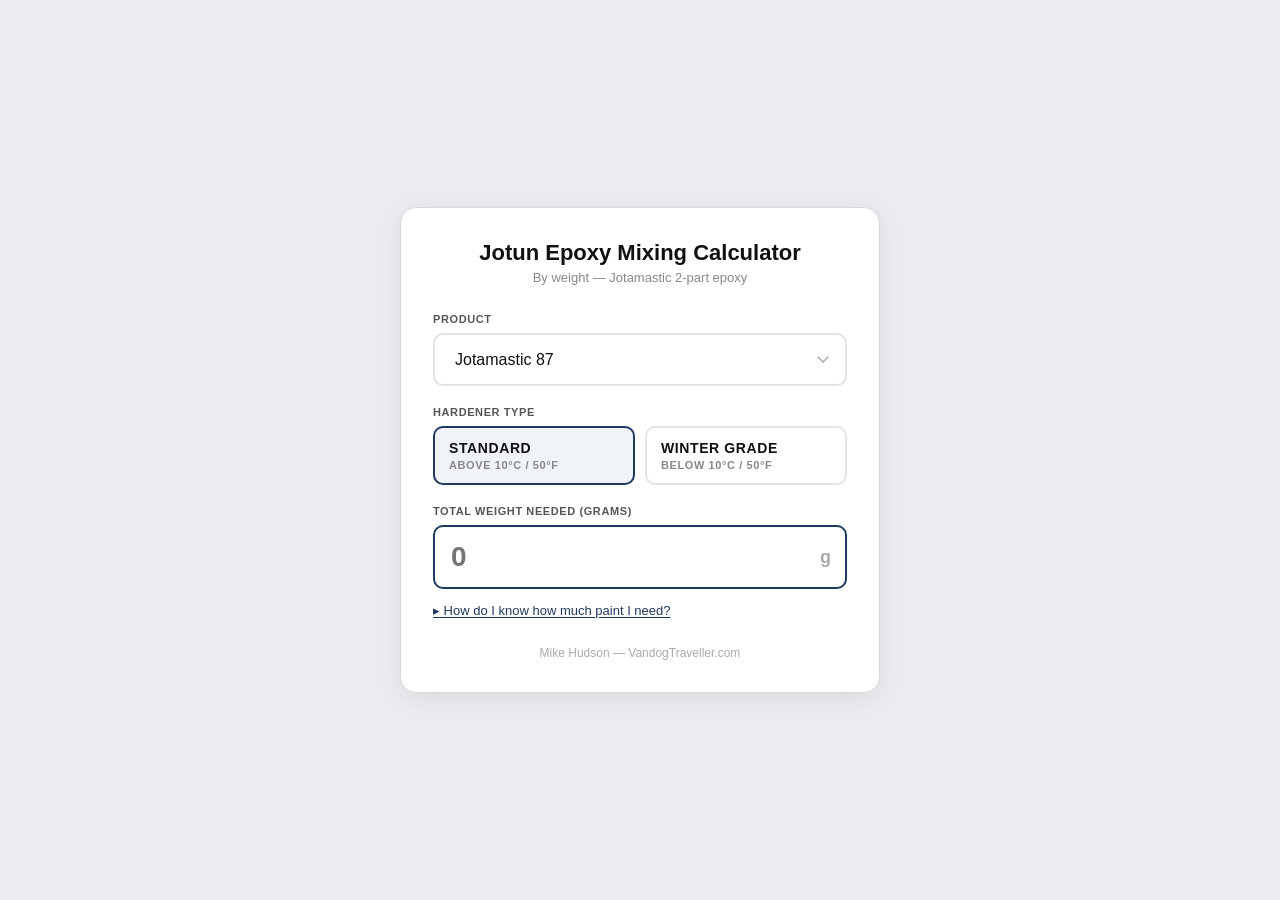
<file: index.html>
<!DOCTYPE html>
<html lang="en">
  <head>
    <meta charset="UTF-8" />
    <meta name="viewport" content="width=device-width, initial-scale=1.0" />
    <title>Jotun Epoxy Mixing Calculator</title>
    <link rel="stylesheet" href="styles.css" />
  </head>
  <body>
    <div class="calculator-container">
      <div class="header">
        <h2>Jotun Epoxy Mixing Calculator</h2>
        <p class="subtitle">By weight &mdash; Jotamastic 2-part epoxy</p>
      </div>

      <div class="form-section">
        <div class="form-group">
          <label for="paintType">Product</label>
          <select id="paintType">
            <option value="jotamastic-87">Jotamastic 87</option>
            <option value="jotamastic-90">Jotamastic 90</option>
          </select>
        </div>

        <div class="form-group">
          <label>Hardener Type</label>
          <div class="radio-group">
            <label class="radio-card">
              <input type="radio" name="hardenerType" value="standard" checked />
              <div class="radio-content">
                <span class="radio-title">Standard</span>
                <span class="radio-hint">Above 10°C / 50°F</span>
              </div>
            </label>
            <label class="radio-card">
              <input type="radio" name="hardenerType" value="winter" />
              <div class="radio-content">
                <span class="radio-title">Winter Grade</span>
                <span class="radio-hint">Below 10°C / 50°F</span>
              </div>
            </label>
          </div>
        </div>

        <div class="form-group">
          <label for="totalWeight">Total Weight Needed (grams)</label>
          <div class="input-wrapper">
            <input
              type="number"
              id="totalWeight"
              min="1"
              step="1"
              placeholder="0"
            />
            <span class="input-unit">g</span>
          </div>
          <button type="button" id="coverageToggle" class="coverage-toggle">
            ▸ How do I know how much paint I need?
          </button>
        </div>

        <div id="coverageCalc" class="coverage-calc hidden">
          <div class="form-group">
            <label for="surfaceArea">Surface Area</label>
            <div class="input-wrapper">
              <input
                type="number"
                id="surfaceArea"
                min="0.1"
                step="0.1"
                placeholder="0"
              />
              <span class="input-unit">m²</span>
            </div>
          </div>
          <div class="form-group">
            <label>Number of Coats</label>
            <div class="radio-group">
              <label class="radio-card">
                <input type="radio" name="numCoats" value="1" checked />
                <div class="radio-content">
                  <span class="radio-title">1 coat</span>
                </div>
              </label>
              <label class="radio-card">
                <input type="radio" name="numCoats" value="2" />
                <div class="radio-content">
                  <span class="radio-title">2 coats</span>
                </div>
              </label>
            </div>
          </div>
          <div id="coverageResult" class="coverage-result hidden">
            <div class="coverage-output">
              <span class="coverage-label">Estimated paint needed</span>
              <span id="coverageGrams" class="coverage-value"></span>
              <span class="coverage-unit">grams</span>
            </div>
            <p class="coverage-note">Theoretical at minimum film thickness. Derived from spreading rate and density figures in the respective Jotun Technical Data Sheet.</p>
            <button type="button" id="useCoverageBtn" class="use-coverage-btn">Use this amount &uarr;</button>
          </div>
        </div>
      </div>

      <div id="results" class="results hidden">
        <div class="ratio-bar-wrap">
          <div class="ratio-bar">
            <div id="baseBar" class="bar-base"></div>
            <div id="hardenerBar" class="bar-hardener"></div>
          </div>
          <div class="ratio-legend">
            <span class="legend-base"><span class="legend-dot"></span>Base</span>
            <span id="ratioLabel" class="ratio-text"></span>
            <span class="legend-hardener"><span class="legend-dot"></span>Hardener</span>
          </div>
        </div>

        <div class="result-cards">
          <div class="result-card result-card--base">
            <span class="result-label">Base</span>
            <span id="baseWeight" class="result-value"></span>
            <span class="result-unit">grams</span>
          </div>
          <div class="result-card result-card--hardener">
            <span class="result-label">Hardener</span>
            <span id="hardenerWeight" class="result-value"></span>
            <span class="result-unit">grams</span>
          </div>
        </div>

        <div class="instructions">
          <p>Zero the scales with your container, add base first, then top up with hardener to reach total weight. Use scales accurate to &plusmn;1g.</p>
          <p id="potLifeNote" class="pot-life-note"></p>
        </div>

        <button id="copyBtn" class="copy-btn">Copy Results</button>
      </div>

      <div class="credit">Mike Hudson &mdash; <a href="https://www.vandogtraveller.com" target="_blank" rel="noopener">VandogTraveller.com</a></div>
    </div>

    <script src="script.js"></script>
  </body>
</html>
</file>
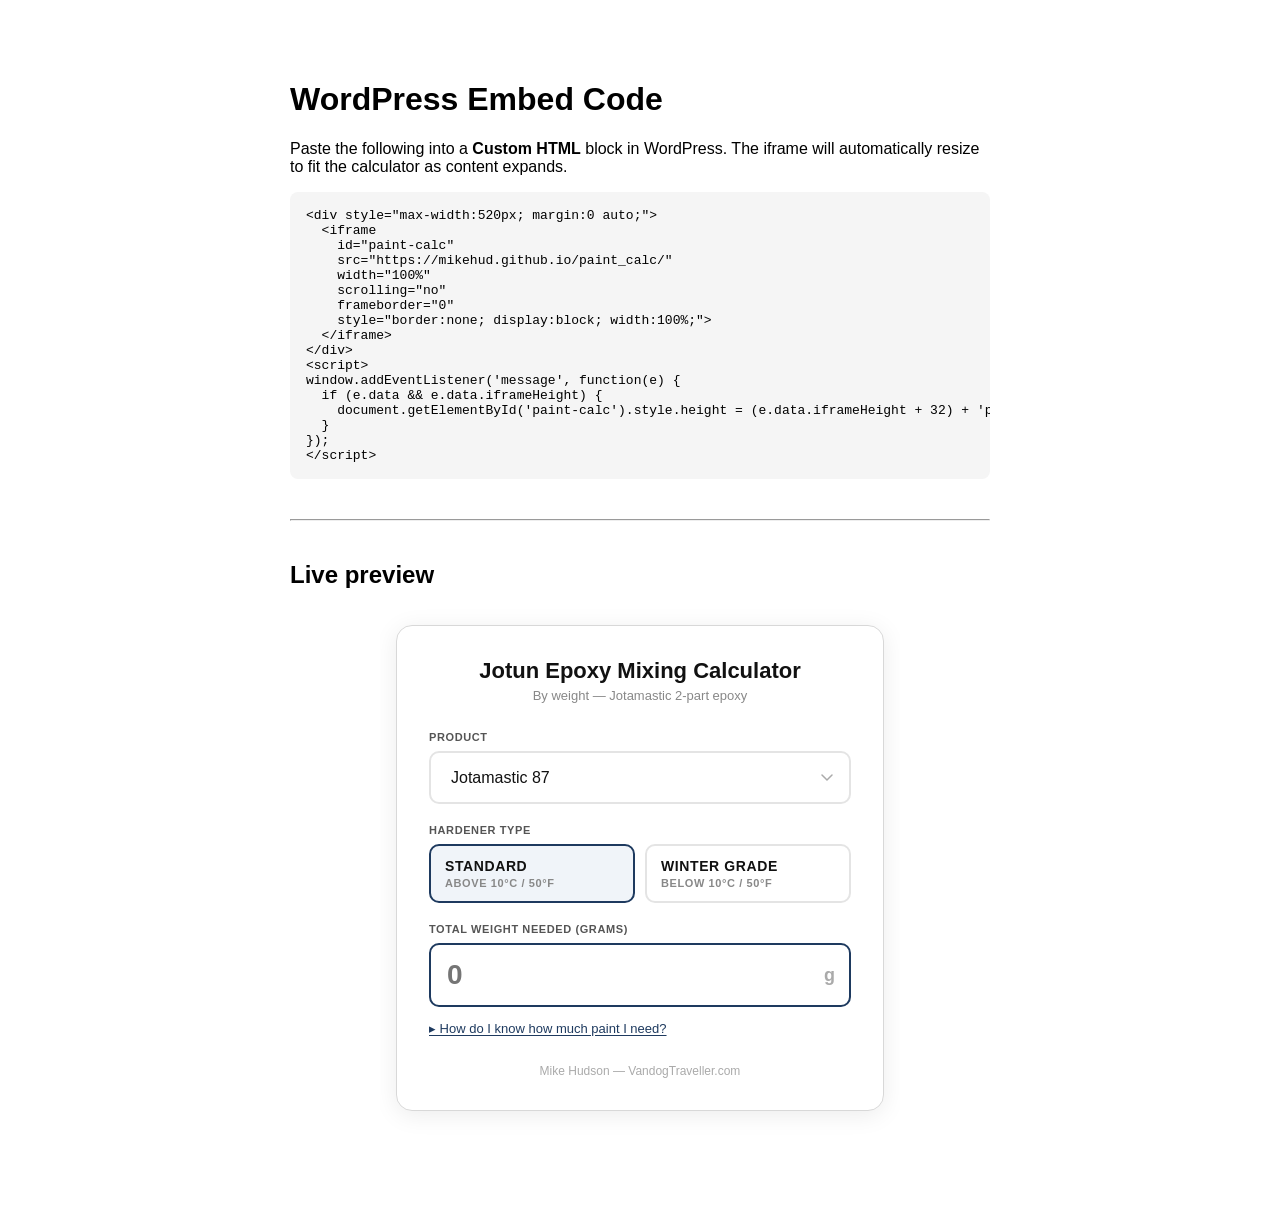
<file: embed-example.html>
<!DOCTYPE html>
<html lang="en">
<head>
  <meta charset="UTF-8" />
  <meta name="viewport" content="width=device-width, initial-scale=1.0" />
  <title>Embed Example – Jotun Paint Calculator</title>
  <style>
    body { font-family: Arial, sans-serif; max-width: 700px; margin: 40px auto; padding: 20px; }
    pre { background: #f5f5f5; padding: 16px; border-radius: 8px; overflow-x: auto; font-size: 13px; }
  </style>
</head>
<body>

  <h1>WordPress Embed Code</h1>
  <p>Paste the following into a <strong>Custom HTML</strong> block in WordPress. The iframe will automatically resize to fit the calculator as content expands.</p>

  <pre>&lt;div style="max-width:520px; margin:0 auto;"&gt;
  &lt;iframe
    id="paint-calc"
    src="https://mikehud.github.io/paint_calc/"
    width="100%"
    scrolling="no"
    frameborder="0"
    style="border:none; display:block; width:100%;"&gt;
  &lt;/iframe&gt;
&lt;/div&gt;
&lt;script&gt;
window.addEventListener('message', function(e) {
  if (e.data && e.data.iframeHeight) {
    document.getElementById('paint-calc').style.height = (e.data.iframeHeight + 32) + 'px';
  }
});
&lt;/script&gt;</pre>

  <hr style="margin:40px 0" />
  <h2>Live preview</h2>

  <div style="max-width:520px; margin:0 auto;">
    <iframe
      id="paint-calc"
      src="index.html"
      width="100%"
      scrolling="no"
      frameborder="0"
      style="border:none; display:block; width:100%;">
    </iframe>
  </div>
  <script>
    window.addEventListener('message', function(e) {
      if (e.data && e.data.iframeHeight) {
        document.getElementById('paint-calc').style.height = (e.data.iframeHeight + 32) + 'px';
      }
    });
  </script>

</body>
</html>
</file>
<file: styles.css>
* {
  margin: 0;
  padding: 0;
  box-sizing: border-box;
}

body {
  font-family: -apple-system, BlinkMacSystemFont, "Segoe UI", Roboto, sans-serif;
  background: #EAECEF;
  min-height: 100vh;
  display: flex;
  align-items: center;
  justify-content: center;
  padding: 20px;
}

.calculator-container {
  background: #fff;
  border-radius: 16px;
  border: 1px solid #D8D8D8;
  box-shadow: 0 4px 24px rgba(0, 0, 0, 0.08);
  padding: 32px;
  max-width: 480px;
  width: 100%;
}

/* Header */
.header {
  text-align: center;
  margin-bottom: 28px;
}

h2 {
  font-size: 22px;
  font-weight: 700;
  color: #111;
  margin-bottom: 4px;
}

.subtitle {
  font-size: 13px;
  color: #888;
}

/* Form */
.form-section {
  display: flex;
  flex-direction: column;
  gap: 20px;
  margin-bottom: 28px;
}

.form-group {
  display: flex;
  flex-direction: column;
  gap: 8px;
}

label {
  font-size: 11px;
  font-weight: 700;
  color: #555;
  text-transform: uppercase;
  letter-spacing: 0.6px;
}

select {
  width: 100%;
  padding: 16px 20px;
  border: 2px solid #E4E4E4;
  border-radius: 10px;
  font-size: 16px;
  color: #111;
  background: #fff url("data:image/svg+xml,%3Csvg xmlns='http://www.w3.org/2000/svg' width='12' height='8' viewBox='0 0 12 8'%3E%3Cpath d='M1 1l5 5 5-5' stroke='%23aaa' stroke-width='1.5' fill='none' stroke-linecap='round'/%3E%3C/svg%3E") no-repeat right 16px center;
  cursor: pointer;
  transition: border-color 0.15s;
  appearance: none;
  -webkit-appearance: none;
}

select:focus {
  outline: none;
  border-color: #1E3A5F;
}

/* Radio cards */
.radio-group {
  display: grid;
  grid-template-columns: 1fr 1fr;
  gap: 10px;
}

.radio-card {
  position: relative;
  cursor: pointer;
  display: block;
}

.radio-card input[type="radio"] {
  position: absolute;
  opacity: 0;
  width: 0;
  height: 0;
}

.radio-content {
  display: flex;
  flex-direction: column;
  gap: 3px;
  padding: 12px 14px;
  border: 2px solid #E4E4E4;
  border-radius: 10px;
  transition: border-color 0.15s, background 0.15s;
}

.radio-card input:checked + .radio-content {
  border-color: #1E3A5F;
  background: #F0F4F9;
}

.radio-title {
  font-size: 14px;
  font-weight: 600;
  color: #111;
}

.radio-hint {
  font-size: 11px;
  color: #888;
  white-space: nowrap;
}

/* Weight input */
.input-wrapper {
  position: relative;
}

.input-wrapper input {
  width: 100%;
  padding: 14px 48px 14px 16px;
  border: 2px solid #E4E4E4;
  border-radius: 10px;
  font-size: 28px;
  font-weight: 700;
  color: #111;
  transition: border-color 0.15s;
  -moz-appearance: textfield;
}

.input-wrapper input::-webkit-inner-spin-button,
.input-wrapper input::-webkit-outer-spin-button {
  -webkit-appearance: none;
}

.input-wrapper input:focus {
  outline: none;
  border-color: #1E3A5F;
}

.input-unit {
  position: absolute;
  right: 16px;
  top: 50%;
  transform: translateY(-50%);
  font-size: 18px;
  font-weight: 600;
  color: #aaa;
  pointer-events: none;
}

/* Results */
.results {
  border-top: 2px solid #F0F0F0;
  padding-top: 24px;
}

/* Ratio bar */
.ratio-bar-wrap {
  margin-bottom: 20px;
}

.ratio-bar {
  display: flex;
  height: 28px;
  border-radius: 6px;
  overflow: hidden;
  margin-bottom: 8px;
}

.bar-base {
  background: #1E3A5F;
  transition: width 0.35s ease;
  height: 100%;
}

.bar-hardener {
  background: #E85D04;
  transition: width 0.35s ease;
  height: 100%;
}

.ratio-legend {
  display: flex;
  align-items: center;
  justify-content: space-between;
  font-size: 12px;
}

.legend-base,
.legend-hardener {
  display: flex;
  align-items: center;
  gap: 5px;
  font-weight: 600;
  color: #555;
}

.legend-dot {
  width: 10px;
  height: 10px;
  border-radius: 2px;
  display: inline-block;
}

.legend-base .legend-dot {
  background: #1E3A5F;
}

.legend-hardener .legend-dot {
  background: #E85D04;
}

.ratio-text {
  font-size: 12px;
  color: #aaa;
}

/* Result cards */
.result-cards {
  display: grid;
  grid-template-columns: 1fr 1fr;
  gap: 12px;
  margin-bottom: 20px;
}

.result-card {
  padding: 20px 16px;
  border-radius: 12px;
  display: flex;
  flex-direction: column;
  align-items: center;
  gap: 2px;
  text-align: center;
}

.result-card--base {
  background: #EEF2F7;
  border: 2px solid #1E3A5F;
}

.result-card--hardener {
  background: #FEF3EE;
  border: 2px solid #E85D04;
}

.result-label {
  font-size: 10px;
  font-weight: 700;
  text-transform: uppercase;
  letter-spacing: 0.6px;
  color: #888;
  margin-bottom: 4px;
}

.result-value {
  font-size: 52px;
  font-weight: 800;
  line-height: 1;
  color: #111;
  letter-spacing: -2px;
}

.result-unit {
  font-size: 13px;
  color: #999;
  margin-top: 2px;
}

/* Instructions */
.instructions {
  background: #F8F8F8;
  border-radius: 10px;
  padding: 14px 16px;
  margin-bottom: 16px;
  display: flex;
  flex-direction: column;
  gap: 8px;
}

.instructions p {
  font-size: 13px;
  color: #555;
  line-height: 1.5;
}

.pot-life-note {
  color: #92400E !important;
  font-weight: 500;
}

/* Copy button */
.copy-btn {
  width: 100%;
  padding: 14px;
  background: #1E3A5F;
  color: #fff;
  border: none;
  border-radius: 10px;
  font-size: 15px;
  font-weight: 600;
  cursor: pointer;
  transition: background 0.15s, transform 0.1s;
}

.copy-btn:hover {
  background: #162d4a;
}

.copy-btn:active {
  transform: scale(0.99);
}

/* Coverage calculator */
.coverage-toggle {
  background: none;
  border: none;
  padding: 6px 0 0;
  font-size: 13px;
  color: #1E3A5F;
  cursor: pointer;
  text-align: left;
  font-weight: 500;
  text-decoration: underline;
  text-underline-offset: 2px;
}

.coverage-toggle:hover {
  color: #162d4a;
}

.coverage-calc {
  background: #F4F7FB;
  border: 1px solid #D0DCF0;
  border-radius: 12px;
  padding: 18px;
  display: flex;
  flex-direction: column;
  gap: 16px;
  margin-top: 4px;
}

.coverage-result {
  background: #fff;
  border: 1px solid #D0DCF0;
  border-radius: 10px;
  padding: 14px 16px;
  display: flex;
  flex-direction: column;
  gap: 8px;
}

.coverage-output {
  display: flex;
  align-items: baseline;
  gap: 6px;
}

.coverage-label {
  font-size: 12px;
  color: #666;
  font-weight: 500;
}

.coverage-value {
  font-size: 28px;
  font-weight: 800;
  color: #111;
  letter-spacing: -1px;
}

.coverage-unit {
  font-size: 13px;
  color: #999;
}

.coverage-note {
  font-size: 12px;
  color: #888;
  line-height: 1.4;
}

.use-coverage-btn {
  width: 100%;
  padding: 10px;
  background: #E85D04;
  color: #fff;
  border: none;
  border-radius: 8px;
  font-size: 14px;
  font-weight: 600;
  cursor: pointer;
  transition: background 0.15s;
}

.use-coverage-btn:hover {
  background: #c94e02;
}

.hidden {
  display: none;
}

.credit {
  text-align: center;
  margin-top: 20px;
  font-size: 12px;
  color: #aaa;
}

.credit a {
  color: #aaa;
  text-decoration: none;
}

.credit a:hover {
  color: #555;
}

/* Mobile */
@media (max-width: 480px) {
  .calculator-container {
    padding: 24px 18px;
  }

  h2 {
    font-size: 19px;
  }

  .result-value {
    font-size: 44px;
  }
}

/* Embed (iframe) */
body.embeddable {
  background: transparent;
  min-height: unset;
  padding: 16px;
}

.embeddable .calculator-container {
  max-width: 100%;
}
</file>
